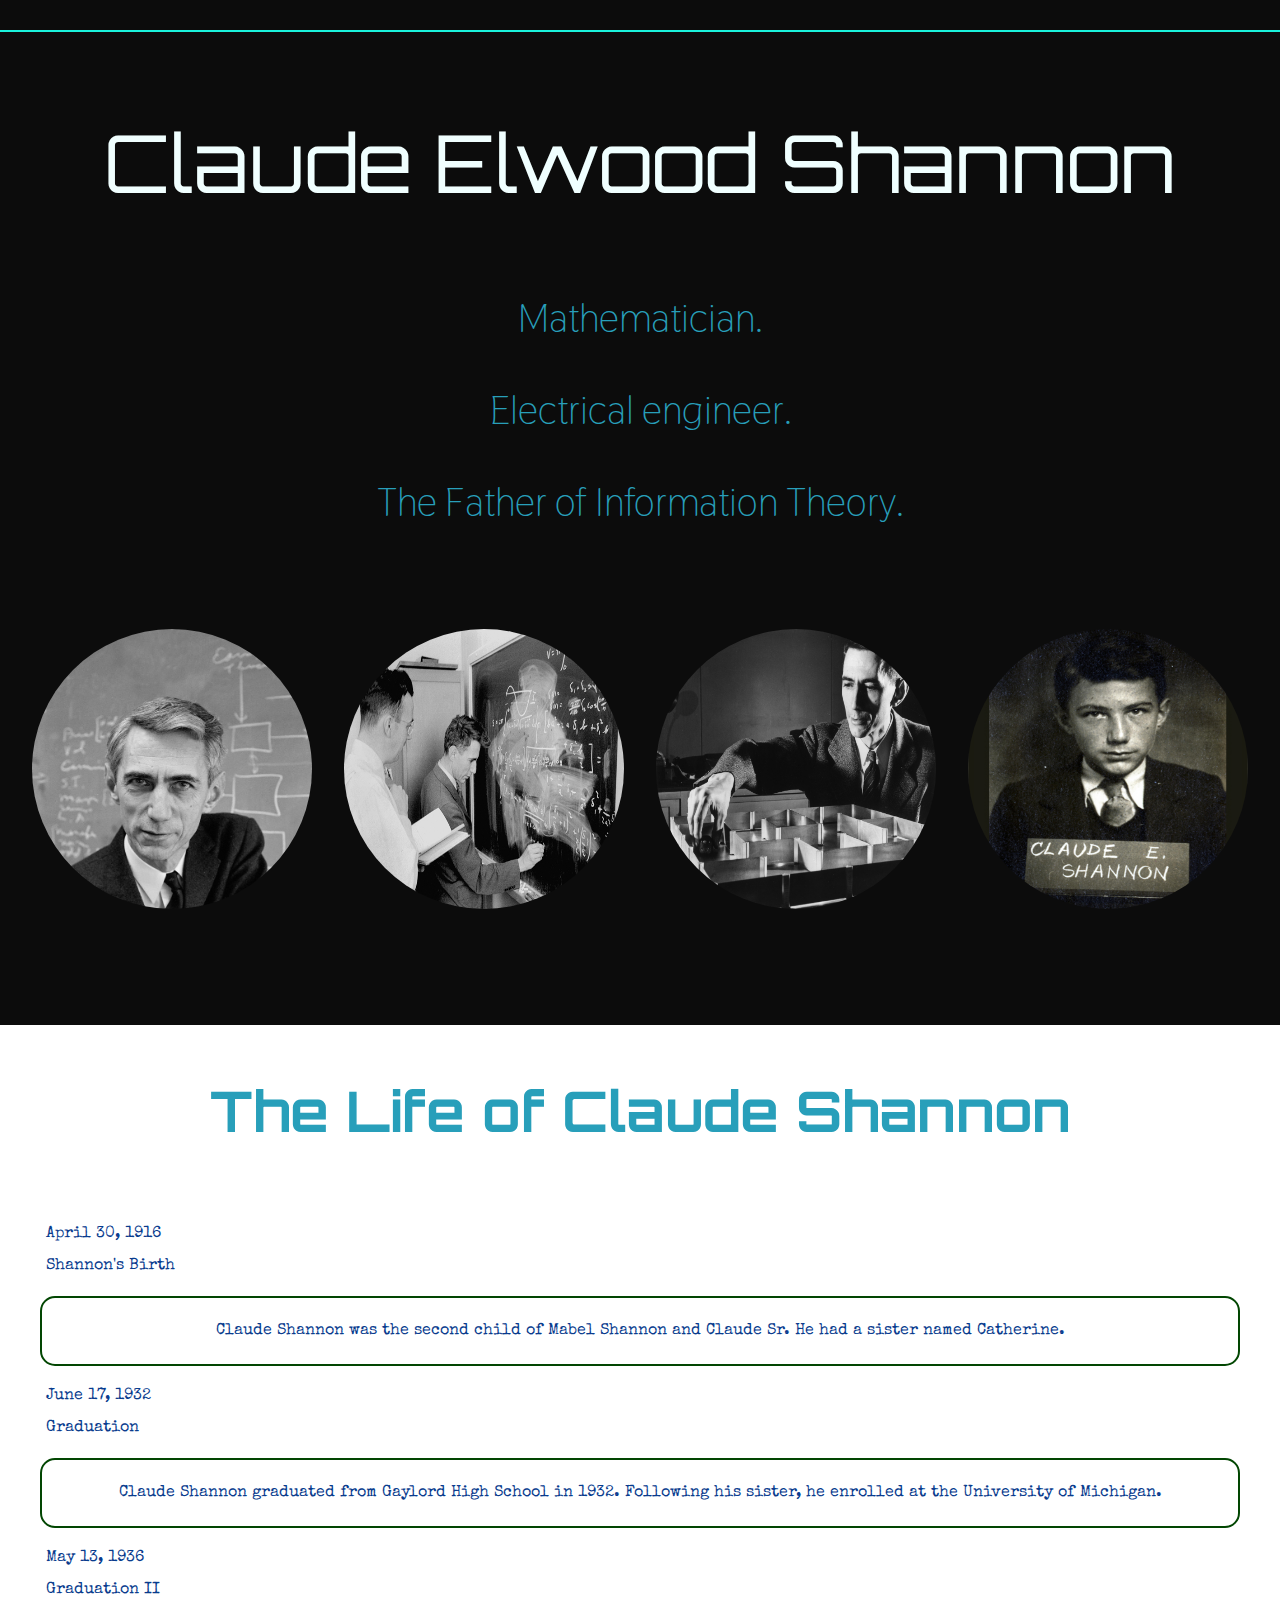
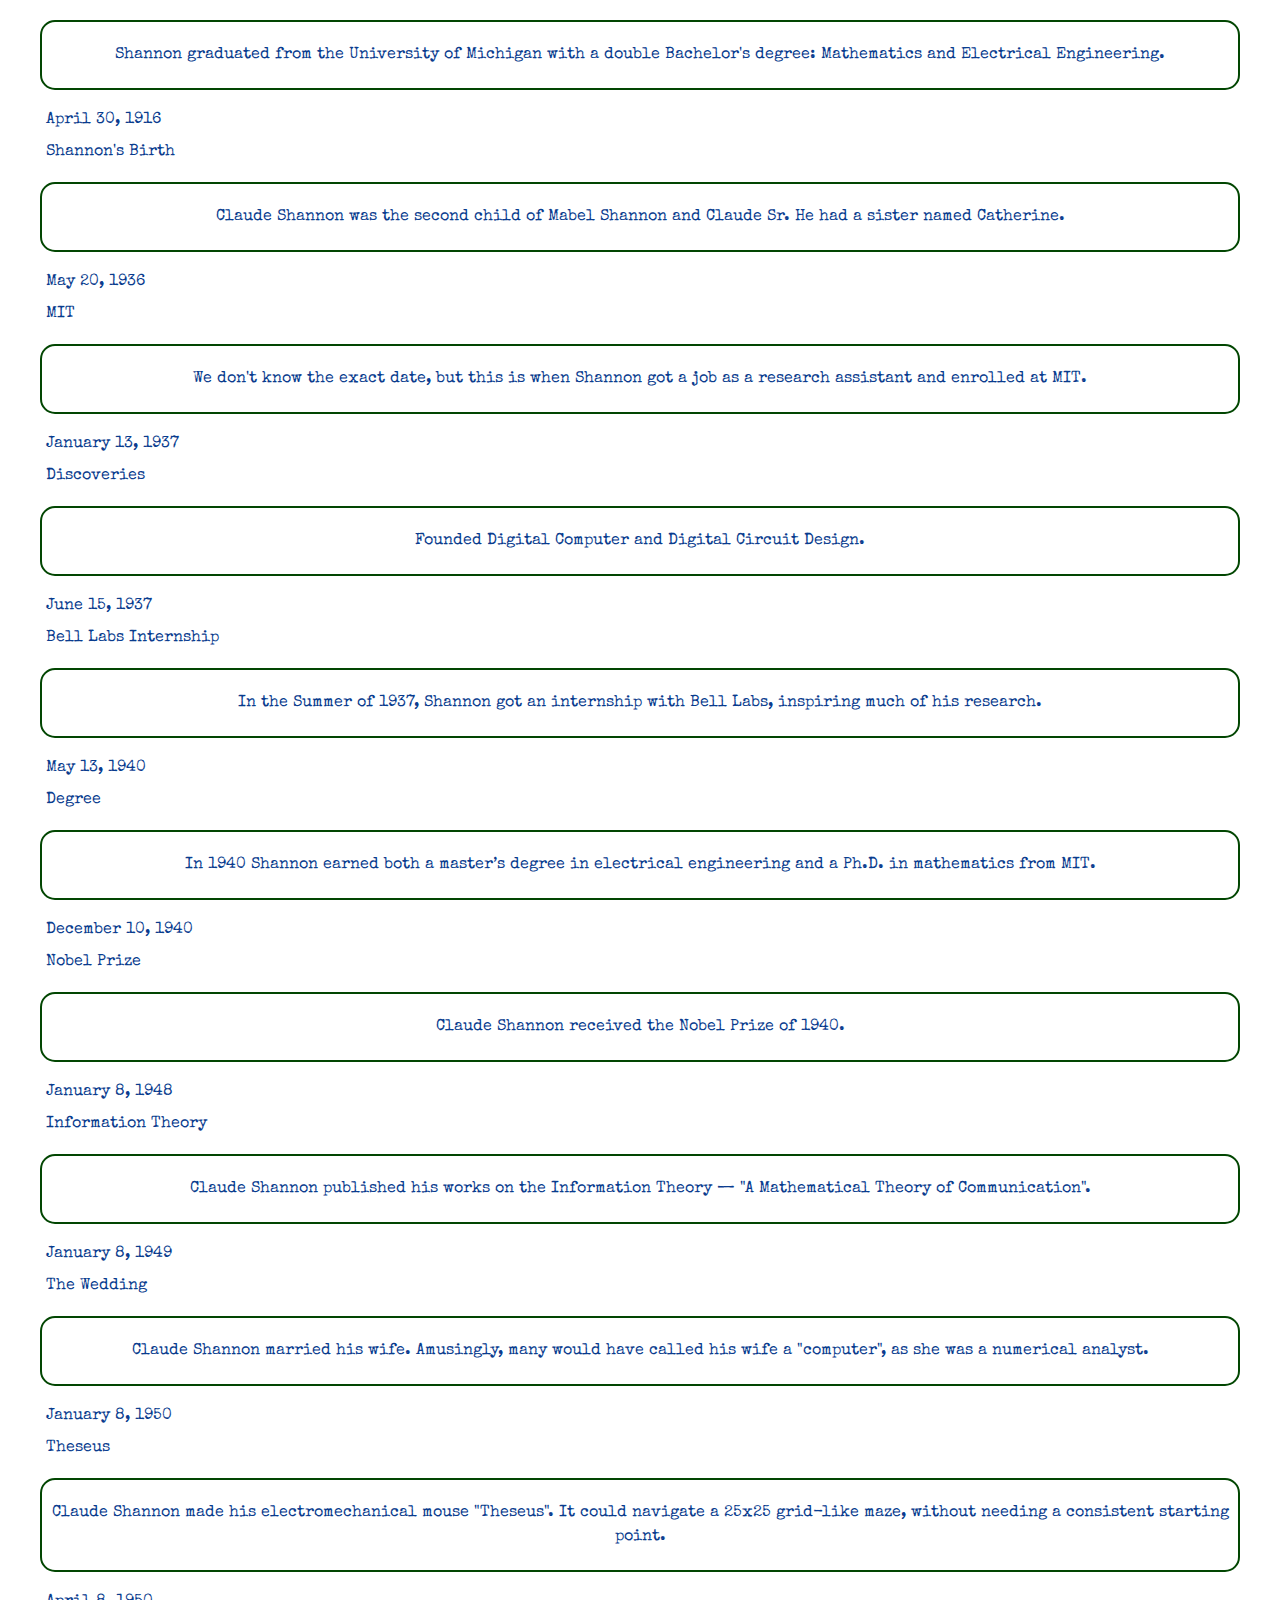
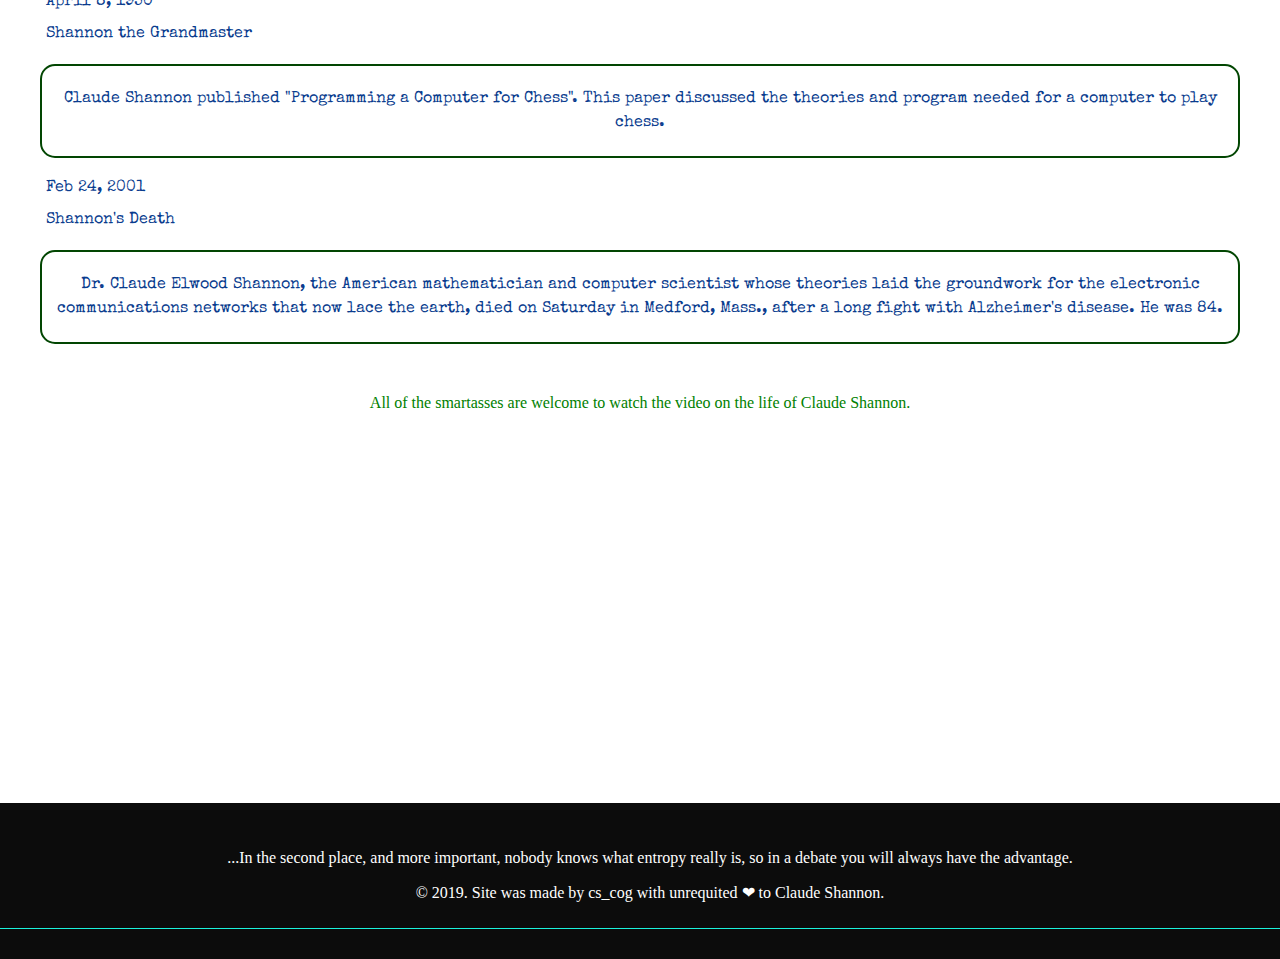
<file: claude_shannon/index.html>
<!DOCTYPE html>
<html lang="en" dir="ltr">

<head>
	<meta charset="utf-8">
	<title>Claude Shannon Tribute Page</title>
	<link rel="stylesheet" href="styles.css">
	<!--fonts-->
	<link href="https://fonts.googleapis.com/css?family=Orbitron" rel="stylesheet">
	<link href="https://fonts.googleapis.com/css?family=Thasadith" rel="stylesheet">
	<link href="https://fonts.googleapis.com/css?family=Abril+Fatface|Special+Elite" rel="stylesheet">
	<link href="https://fonts.googleapis.com/css?family=Quicksand" rel="stylesheet">
</head>

<body>
	<header>
		<div></div>
	</header>
	<main id="main">
		<div class="text">
			<p class="name">Claude Elwood Shannon</p>
			<p class="description">Mathematician.</p>
			<p class="description">Electrical engineer.</p>
			<p class="description">The Father of Information Theory.</p>
		</div>

		<div class="container">
			<div class="photos">
				<img class="photo-circular" src="images/claude_shannon_5.jpg" alt="Claude Shannon in his childhood">

				<img class="photo-circular" src="images/claude_shannon_6.jpeg" alt="Claude Shannon in the lab">

				<img class="photo-circular" src="images/claude_shannon_8.jpeg" alt="Claude Shannon with a robotic mouse">

				<img class="photo-circular" src="images/claude_shannon_7.jpg" alt="Claude Shannon in front of the blackboard, smiling">
			</div>
		</div>

		<!--переход на следующую страницу, смена фонового цвета на белый-->

		<div id="tribute-info">
			<h1 id="headline">The Life of Claude Shannon</h1>
			<ul id="list">
				<li>
					<div class="date">
						<p>April 30, 1916</p>
						<p>Shannon's Birth</p>
					</div>
					<div class="events">
						<p>Claude Shannon was the second child of Mabel Shannon and Claude Sr. He had a sister named Catherine.</p>
					</div>
				</li>
				<li class="list">
					<div class="date">
						<p>June 17, 1932</p>
						<p>Graduation</p>
					</div>
					<div class="events">
						<p>Claude Shannon graduated from Gaylord High School in 1932. Following his sister, he enrolled at the University of Michigan.</p>
					</div>
				</li>
				<li class="list">
					<div class="date">
						<p>May 13, 1936</p>
						<p>Graduation II</p>
					</div>
					<div class="events">
						<p>Shannon graduated from the University of Michigan with a double Bachelor's degree: Mathematics and Electrical Engineering.</p>
					</div>
				</li>
				<li class="list">
					<div class="date">
						<p>April 30, 1916</p>
						<p>Shannon's Birth</p>
					</div>
					<div class="events">
						<p>Claude Shannon was the second child of Mabel Shannon and Claude Sr. He had a sister named Catherine.</p>
					</div>
				</li>
				<li class="list">
					<div class="date">
						<p>May 20, 1936</p>
						<p>MIT</p>
					</div>
					<div class="events">
						<p>We don't know the exact date, but this is when Shannon got a job as a research assistant and enrolled at MIT.</p>
					</div>
				</li>
				<li class="list">
					<div class="date">
						<p>January 13, 1937</p>
						<p>Discoveries</p>
					</div>
					<div class="events">
						<p>Founded Digital Computer and Digital Circuit Design.</p>
					</div>
				</li>
				<li class="list">
					<div class="date">
						<p>June 15, 1937</p>
						<p>Bell Labs Internship</p>
					</div>
					<div class="events">
						<p>In the Summer of 1937, Shannon got an internship with Bell Labs, inspiring much of his research.</p>
					</div>
				</li>
				<li class="list">
					<div class="date">
						<p>May 13, 1940</p>
						<p>Degree</p>
					</div>
					<div class="events">
						<p>In 1940 Shannon earned both a master’s degree in electrical engineering and a Ph.D. in mathematics from MIT.</p>
					</div>
				</li>
				<li class="list">
					<div class="date">
						<p>December 10, 1940</p>
						<p>Nobel Prize</p>
					</div>
					<div class="events">
						<p>Claude Shannon received the Nobel Prize of 1940.</p>
					</div>
				</li>
				<li class="list">
					<div class="date">
						<p>January 8, 1948</p>
						<p>Information Theory</p>
					</div>
					<div class="events">
						<p>Claude Shannon published his works on the Information Theory — "A Mathematical Theory of Communication".</p>
					</div>
				</li>
				<li class="list">
					<div class="date">
						<p>January 8, 1949</p>
						<p>The Wedding</p>
					</div>
					<div class="events">
						<p>Claude Shannon married his wife. Amusingly, many would have called his wife a "computer", as she was a numerical analyst.</p>
					</div>
				</li>
				<li class="list">
					<div class="date">
						<p>January 8, 1950</p>
						<p>Theseus</p>
					</div>
					<div class="events">
						<p>Claude Shannon made his electromechanical mouse "Theseus". It could navigate a 25x25 grid-like maze, without needing a consistent starting point.</p>
					</div>
				</li>
				<li class="list">
					<div class="date">
						<p>April 8, 1950</p>
						<p>Shannon the Grandmaster</p>
					</div>
					<div class="events">
						<p>Claude Shannon published "Programming a Computer for Chess". This paper discussed the theories and program needed for a computer to play chess.</p>
					</div>
				</li>
				<li class="list">
					<div class="date">
						<p>Feb 24, 2001</p>
						<p>Shannon's Death</p>
					</div>
					<div class="events">
						<p>Dr. Claude Elwood Shannon, the American mathematician and computer scientist whose theories laid the groundwork for the electronic communications networks that now lace the earth, died on Saturday in Medford, Mass., after a long fight with Alzheimer's disease. He was 84.</p>
					</div>
				</li>
			</ul> 

			<div class="video"> 
				<p>All of the smartasses are welcome to watch the video on the life of Claude Shannon.</p> 
					<iframe width="548" height="321" src="https://www.youtube.com/embed/YEt9P2kp9BE" 
					frameborder="0" allow="accelerometer; autoplay; encrypted-media; gyroscope; picture-in-picture" allowfullscreen>
					</iframe>
			</div>

		</div>  
	</main>

	<footer>
		<div>
			<p>...In the second place, and more important, nobody knows what entropy really is, so in a debate you will always have the advantage.</p>
			<p> © 2019. Site was made by cs_cog with unrequited &#10084; to Claude Shannon.</p>
		</div>
	</footer>
</body>

</html>
</file>
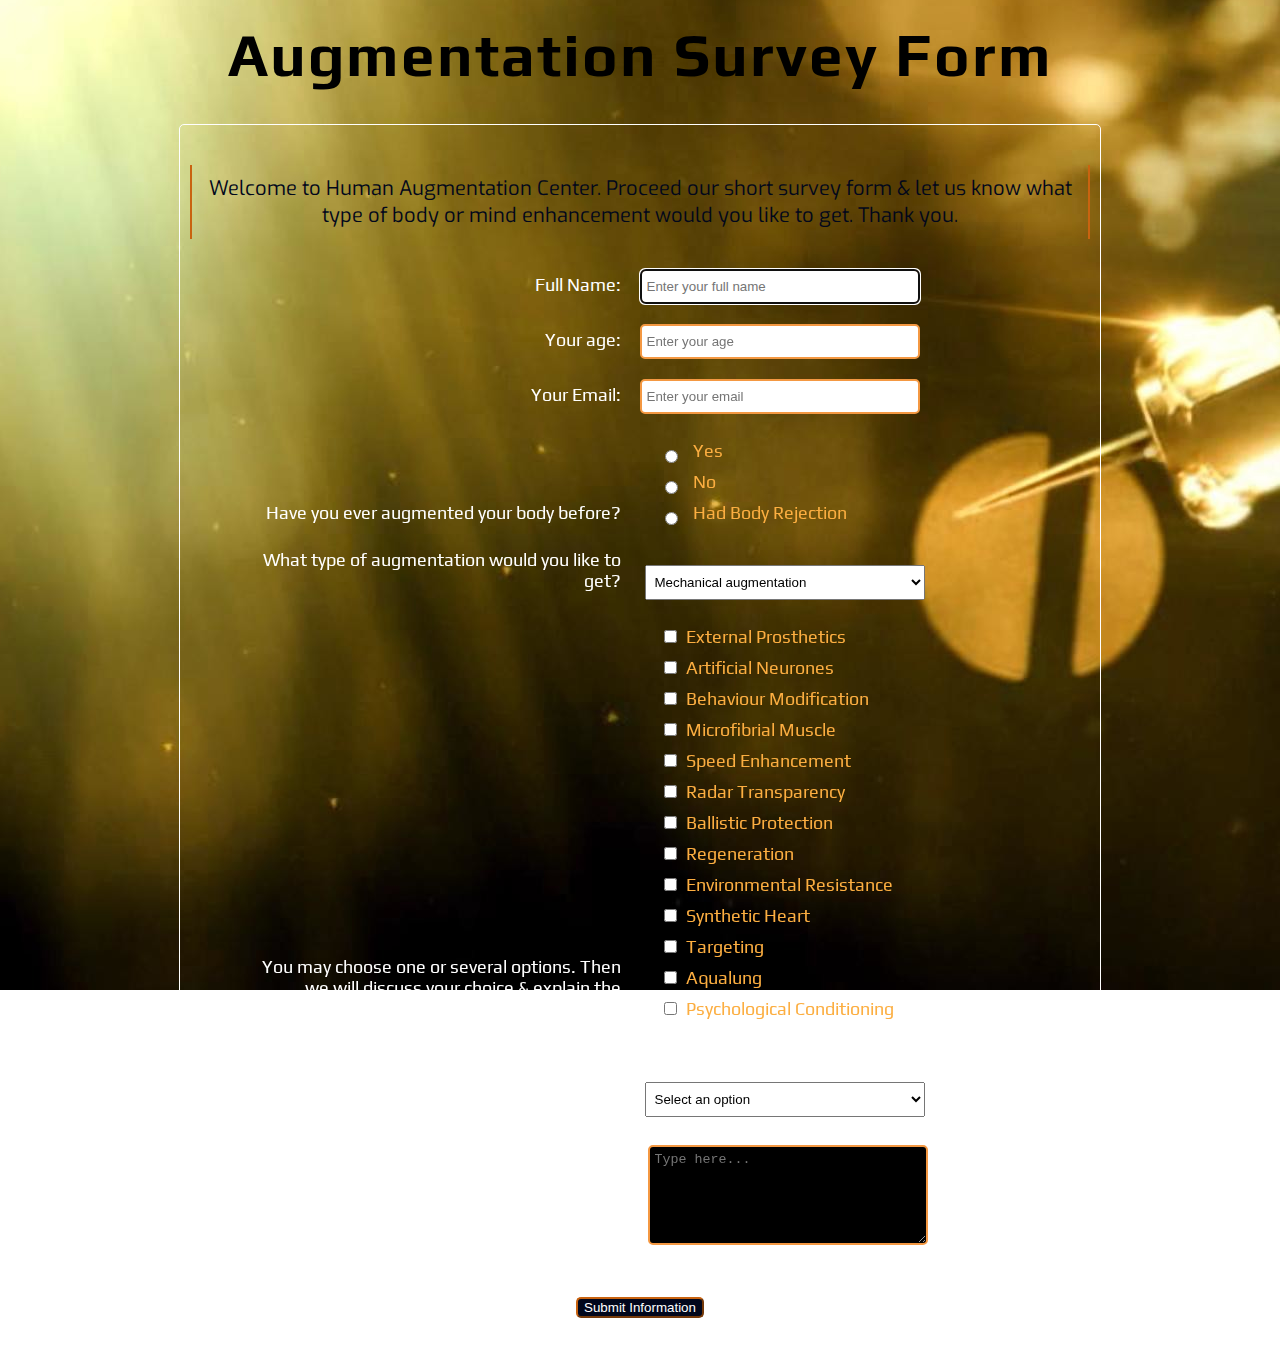
<file: survey form/index.html>
<!DOC <!DOCTYPE html>
<html>
<head>
    <meta charset="utf-8" />
    <title>Augmentation Survey Form</title> 
    <link rel="stylesheet" href="https://stackpath.bootstrapcdn.com/bootstrap/4.2.1/css/bootstrap.min.css" integrity="sha384-GJzZqFGwb1QTTN6wy59ffF1BuGJpLSa9DkKMp0DgiMDm4iYMj70gZWKYbI706tWS" crossorigin="anonymous">
    <meta name="viewport" content="width=device-width, initial-scale=1">
    <link href="https://fonts.googleapis.com/css?family=Exo|Play" rel="stylesheet"> 
    <link rel="stylesheet" type="text/css" media="screen" href="style.css" />
    
</head>
<body> 
    <div class="container-fluid">
        <h1 id="title">Augmentation Survey Form</h1> 
        <div class="form-info">
            <p id="description">Welcome to Human Augmentation Center.
                Proceed our short survey form & let us know what type of body or mind enhancement would you like to get. 
                Thank you. 
            </p> 
            <form id="survey-form" method="GET">  
                <!-- Full name, Age, Email -->
                <div class="row">  
                    <div class="col-xs-6 labels">
                        <label id="name-label" for="name"> Full Name:  
                        </label>
                    </div> 
                    <div class="col-xs-6 right-side"> 
                        <input autofocus type="text" name="name" id="name" class="input-field"
                        placeholder="Enter your full name">
                    </div> 
                </div> 
                <div class="row">
                    <div class="col-xs-6 labels">
                        <label id="num-label" for="age"> Your age: 
                        </label>
                    </div> 
                    <div class="col-xs-6 right-side">
                        <input type="number" name="age" id="number" min="1" max="150" class="input-field"
                        placeholder="Enter your age">
                    </div>
                </div> 
                <div class="row">
                    <div class="col-xs-6 labels">
                        <label id="email-label" for="email">
                            Your Email: 
                        </label>
                    </div> 
                    <div class="col-xs-6 right-side">
                        <input type="email" class="input-field" required 
                        placeholder="Enter your email">
                    </div>
                </div>  
                <!-- Gender 
                <div class="row">
                    <div class="col-xs-6 labels">
                        <label for="user-gender">
                            Your gender: 
                        </label>
                    </div> 
                    <div class="col-xs-6 right-side">
                        <ul style="list-style: none;">
                            <li class="radio">
                                <label> Male <input name="radio-buttons" value="1" type="radio" 
                                class="user-gender"></label>
                            </li> 
                            <li class="radio"> 
                                <label> Female <input name="radio-buttons" value="2" type="radio"
                                class="user-gender"></label>
                            </li> 
                            <li class="radio">
                                <label> Other <input name="radio-buttons" value="3" type="radio"
                                class="user-gender"></label>
                            </li>
                        </ul>
                    </div>
                </div>   
            --> 
                <!-- Have you ever augmented your body --> 
                <div class="row">
                        <div class="col-xs-6 labels">
                            <label for="augmented-before">
                                Have you ever augmented your body before? 
                            </label>
                        </div> 
                        <div class="col-xs-6 right-side">
                            <ul style="list-style: none;"> 
                            <li class="radio">
                                <label>Yes <input name="radio-buttons" value="4" type="radio"
                                class="augmented"></label>
                            </li> 
                            <li class="radio">
                                <label>No <input name="radio-buttons" value="5" type="radio"
                                class="augmented"></label>
                            </li>   
                            <li class="radio">
                                <label>Had Body Rejection <input name="radio-buttons" value="6" type="radio"
                                class="augmented"></label>
                            </li> 
                        </ul>
                        </div>
                   </div>  
                <!-- Type of augmentation --> 
               <div class="row">
                    <div class="col-xs-6 labels"> 
                          <label for="types">What type of augmentation would
                            you like to get? 
                         </label> 
                    </div> 
                    <div class="col-xs-6 right-side">
                        <select id="dropdown" name="types" class="dropdown">
                            <option disabled value>Select an option</option>
                            <option value="mechanical">Mechanical augmentation</option>
                            <option value="pharma">Physiopharmaceutical augmentation</option>
                            <option value="genetic">Genetic augmentation</option>
                            <option value="nanotech">Nanotechnological augmentation</option>
                        </select>
                    </div>
                </div> 
                
                <!-- Variants for augmentation -->  
               <div class="row"> 
                   <div class="col-xs-6 labels">
                       <label for="aug-variants"> You may choose one or several options. 
                           Then we will discuss your choice & explain the further procedures. 
                        </label>
                   </div> 
                   <div class="col-xs-6 right-side">
                       <ul id="aug-variants" style="list-style: none;"> 
                            <li class="checkbox">
                                <label><input name="choice" value="1" type="checkbox" class="user-choice">
                                    External Prosthetics 
                                </label>
                            </li> 
                            <li class="checkbox">
                                <label><input name="choice" value="2" type="checkbox" class="user-choice">
                                    Artificial Neurones   
                                </label>
                            </li>   
                            <li class="checkbox">
                                <label><input name="choice" value="3" type="checkbox" class="user-choice">
                                    Behaviour Modification  
                                </label>
                            </li>  
                            <li class="checkbox">
                                <label><input name="choice" value="4" type="checkbox" class="user-choice">
                                    Microfibrial Muscle  
                                </label>
                            </li>  
                            <li class="checkbox">
                                <label><input name="choice" value="5" type="checkbox" class="user-choice">
                                    Speed Enhancement 
                                </label>
                            </li> 
                            <li class="checkbox">
                                <label><input name="choice" value="6" type="checkbox" class="user-choice">
                                    Radar Transparency  
                                </label>
                            </li>  
                            <li class="checkbox">
                                <label><input name="choice" value="7" type="checkbox" class="user-choice">
                                    Ballistic Protection 
                                </label>
                            </li>  
                            <li class="checkbox">
                                <label><input name="choice" value="8" type="checkbox" class="user-choice">
                                    Regeneration
                                </label>
                            </li>   
                            <li class="checkbox">
                                <label><input name="choice" value="9" type="checkbox" class="user-choice">
                                    Environmental Resistance  
                                </label>
                            </li>  
                            <li class="checkbox">
                                <label><input name="choice" value="10" type="checkbox" class="user-choice">
                                    Synthetic Heart 
                                </label>
                            </li>  
                            <li class="checkbox">
                                <label><input name="choice" value="10" type="checkbox" class="user-choice">
                                    Targeting 
                                </label>
                            </li> 
                            <li class="checkbox">
                                <label><input name="choice" value="10" type="checkbox" class="user-choice">
                                    Aqualung   
                                </label>
                            </li> 
                            <li class="checkbox">
                                <label><input name="choice" value="10" type="checkbox" class="user-choice">
                                    Psychological Conditioning 
                                </label>
                            </li> 
                        </ul>
                   </div>
               </div> 
               <!-- Risks of augmentation procedure --> 
               <div class="row">
                    <div class="col-xs-6 labels">
                        <label for="types">Are you aware of all possible risks? 
                            Do you understand that your body might not accept the specific augmentation?
                        </label>
                    </div> 
                    <div class="col-xs-6 right-side">
                        <select id="dropdown" name="types" class="dropdown">
                            <option value ="empty">Select an option</option>
                            <option value="yes">Yes</option>
                            <option value="no">No</option>
                            <option value="more">Indifferent</option>
                            <option value="indifferent">Tell me more</option>
                        </select>
                    </div>
                </div>  
                <!-- Field for comments & questions --> 
                <div class="row">
                    <div class="col-xs-6 labels">
                        <label for="comments">
                            Your comments.<br>
                            Your questions.<br>
                            Your wishes.
                        </label>
                    </div> 
                    <div class="col-xs-6 right-side">
                        <textarea id="comments" class="input-field" 
                        style="height: 100px; resize: vertical;" 
                        name="comment" placeholder="Type here..."></textarea>
                    </div>
                </div> 
                <!-- Submit Button --> 
                <button class="btn btn-primary" id="submit" type="submit">Submit Information</button> 
            </form> 
        </div>
    </div>
</body>
</html>
</file>
<file: claude_shannon/styles.css>
/* KISS */

html,
body {
	width: 100%;
	height: auto;
	margin: 15px 0px 15px 0px;
	background-color: #0c0c0c;
}

header {
	border: 1px solid #1af2dc;  
}

main {
	text-align: center;  
}

.text {
	display: inline-block; 
	position: relative; 
}

.name {
	color: azure;
	font-size: 80px;
	font-family: 'Orbitron', sans-serif;
}

.description {
	color: #289fba;
	font-size: 40px;
	font-family: 'Thasadith', sans-serif;
}

.container { 
	max-width: 100%;
	margin-top: 45px;
}

.photos {
	display: flex;
	flex-direction: row-reverse; 
	flex-wrap: wrap;
	justify-content: center;
	align-content: center;
}

.photos img {
	width: 280px;
	height: 280px;
}

.photo-circular {
	border: 1px solid transparent; 
	border-radius: 50%;
	padding: 15px;
}

#tribute-info {
	margin: 0 auto; 
	background-color: #ffffff; 
	margin: 100px 0px 20px 0px; 
}

#headline {
	display: inline-block; 
	color:#289fba; 
	font-family: 'Orbitron', sans-serif;
	font-size: 3.5em; 
	text-align: center; 
	margin-top: 50px; 
}  

#list { 
	max-width: 100%; 
	list-style: none; 
	margin: 20px 40px 0px 0px;  
}

.date {  
	background: #fff;  
	border: 1px solid white;     
	border-radius: 15px; 
	padding: 5px 0px 5px 5px;  
	text-align: left; 
}  

.date p { 
	color:#093c8e; 
	font-family: 'Special Elite', cursive; 
	font-size: 1em; 
	
}

.events {   
	font-family: 'Special Elite', cursive; 
	border: 2px solid rgb(2, 70, 2);   
	border-radius: 15px;  
	padding: 5px;  
	color: #093c8e; 
	line-height: 1.5; 
} 

div .video { 
	display: block; 
	margin-top: 50px; 
	
} 

.video p { 
	color: green; 
}

iframe { 
	margin-bottom: 50px; 
}

footer { 
	display: flex; 
	justify-content: center; 
	padding: 10px; 
	width: 100%; 
	color: #fff; 
	text-align: center; 
	border-bottom: 1px solid #1af2dc;  
}
</file>
<file: survey form/style.css>
html, 
body { 
    background: url(deus_3.jpg) no-repeat center fixed;  
    text-align: center;  
    font-family: 'Play', sans-serif;  
    min-width: 350px;
    /* font-family: 'Exo', sans-serif; */ 
}  

#title { 
    margin-top: 20px;  
    margin-bottom: 35px; 
    font-size: 60px; 
    letter-spacing: 2px; 
}

.form-info { 
    background-color: #ffffff00;    
    margin: 0 auto; 
    border-radius: 5px;  
    border: 1px solid #ffffff; 
    width: 75%; 
    max-width: 900px; 
    padding: 10px; 
    padding-top: 20px; 
}   

#description {   
    font-family: 'Exo', sans-serif;
    font-size: 20px; 
    border-right: 2px solid #c96310; 
    border-left: 2px solid #c96310; 
    padding: 10px; 
    color: #01071c; 
}  

.labels { 
    display: inline-block;  
    text-align: right; 
    width: 40%;  
    padding: 5px;  
    margin-top: 5px;   
    margin-left: 10px; 
    font-size: 20px;  
    color: #fff;  
    font-size: 18px; 
}

.right-side {  
    display: inline-block; 
    text-align: left; 
    width: 45%; 
    text-align: middle; 
} 

.input-field { 
    height: 35px; 
    width: 280px;  
    padding: 5px; 
    margin: 10px;  
    border: 2px solid #f49842;  
    border-radius: 5px;  
    background-color: #ffffff;   
} 
 
.radio, .checkbox { 
    position: relative; 
    left: -20px;  
    margin-left: 10px;  
    margin-top: 10px;  
    display: block;  
    color: #fcae41; 
    font-size: 18px;  
} 

.augmented { 
    float: left; 
    margin-right: 15px; 
    margin-top: 10px; 
} 

#dropdown { 
    
} 

.dropdown { 
    height: 35px; 
    width: 280px; 
    padding: 5px; 
    margin: 10px;   
    margin-left: 15px;  
} 

.user-choice { 
     margin-right: 5px; 
} 

#comments {  
    background: #000000;  
    color: #ff9a42; 
    /* color: #c96310;  */
    margin: 18px;  
    padding: 5px; 
} 

#submit { 
    background-color: #01071c;  
    border-radius: 5px;  
    border-color: #c96310; 
    color: #fff;  
    margin-top: 25px; 
}
</file>
